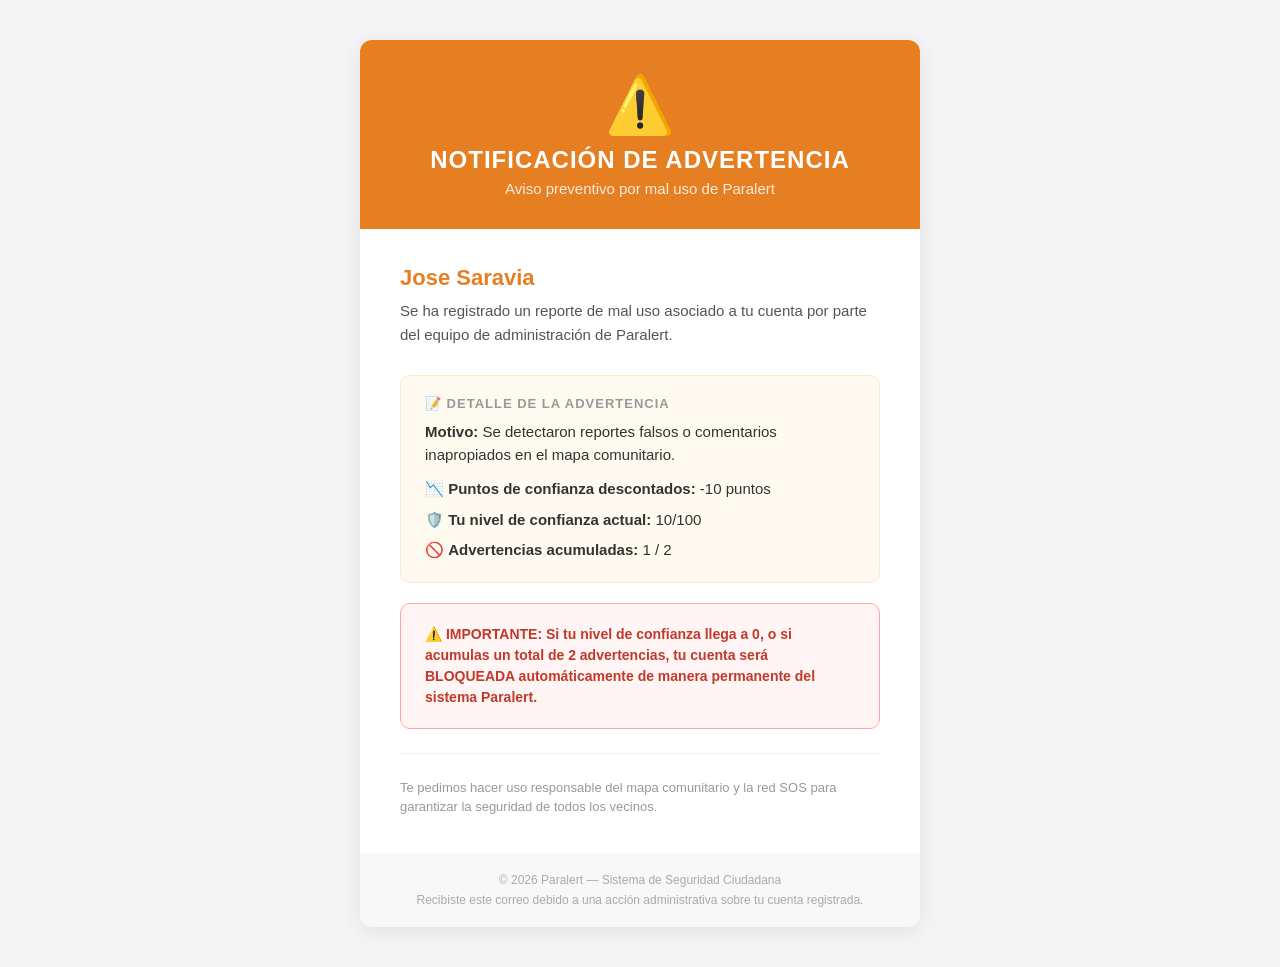
<file: src/main/resources/templates/emails/alerta-advertencia.html>
<!DOCTYPE html>
<html xmlns:th="http://www.thymeleaf.org" lang="es">
<head>
    <meta charset="UTF-8">
    <meta name="viewport" content="width=device-width, initial-scale=1.0">
    <title>⚠️ Advertencia por mal uso de la plataforma - Paralert</title>
    <style>
        * { margin: 0; padding: 0; box-sizing: border-box; }
        body { font-family: 'Segoe UI', Arial, sans-serif; background: #f4f4f4; }
        .container { max-width: 560px; margin: 40px auto; background: #fff; border-radius: 12px; overflow: hidden; box-shadow: 0 4px 20px rgba(0,0,0,0.08); }
        .header { background: #e67e22; padding: 32px; text-align: center; }
        .header-icon { font-size: 56px; margin-bottom: 8px; }
        .header h1 { color: #fff; font-size: 24px; font-weight: 800; letter-spacing: 1px; }
        .header p { color: rgba(255,255,255,0.85); font-size: 15px; margin-top: 6px; }
        .body { padding: 36px 40px; }
        .alert-name { font-size: 22px; font-weight: 700; color: #e67e22; margin-bottom: 8px; }
        .alert-desc { font-size: 15px; color: #555; line-height: 1.6; margin-bottom: 28px; }
        .info-block { background: #fffaf0; border: 1px solid #ffe8cc; border-radius: 10px; padding: 20px 24px; margin-bottom: 20px; }
        .info-block h3 { font-size: 13px; color: #999; letter-spacing: 1px; text-transform: uppercase; margin-bottom: 10px; }
        .info-block p { font-size: 15px; color: #333; line-height: 1.5; }
        .divider { border: none; border-top: 1px solid #eee; margin: 24px 0; }
        .footer-text { font-size: 13px; color: #999; line-height: 1.5; }
        .footer { background: #f8f8f8; padding: 20px 40px; text-align: center; font-size: 12px; color: #aaa; }
    </style>
</head>
<body>
<div class="container">
    <div class="header">
        <div class="header-icon">⚠️</div>
        <h1>NOTIFICACIÓN DE ADVERTENCIA</h1>
        <p>Aviso preventivo por mal uso de Paralert</p>
    </div>
    <div class="body">
        <p class="alert-name" th:text="${nombresUsuario}">Jose Saravia</p>
        <p class="alert-desc">Se ha registrado un reporte de mal uso asociado a tu cuenta por parte del equipo de administración de Paralert.</p>

        <div class="info-block">
            <h3>📝 Detalle de la Advertencia</h3>
            <p style="margin-bottom: 12px;"><strong>Motivo:</strong> <span th:text="${motivo}">Se detectaron reportes falsos o comentarios inapropiados en el mapa comunitario.</span></p>
            <p style="margin-bottom: 8px;">📉 <strong>Puntos de confianza descontados:</strong> -10 puntos</p>
            <p style="margin-bottom: 8px;">🛡️ <strong>Tu nivel de confianza actual:</strong> <span th:text="${nivelConfianza}">10</span>/100</p>
            <p>🚫 <strong>Advertencias acumuladas:</strong> <span th:text="${cantidadAdvertencias}">1</span> / 2</p>
        </div>

        <div class="info-block" style="background: #fff5f5; border-color: #fca5a5;">
            <p style="color: #c0392b; font-weight: 700; font-size: 14px;">
                ⚠️ IMPORTANTE: Si tu nivel de confianza llega a 0, o si acumulas un total de 2 advertencias, tu cuenta será BLOQUEADA automáticamente de manera permanente del sistema Paralert.
            </p>
        </div>

        <hr class="divider">

        <p class="footer-text">Te pedimos hacer uso responsable del mapa comunitario y la red SOS para garantizar la seguridad de todos los vecinos.</p>
    </div>
    <div class="footer">
        <p>© 2026 Paralert — Sistema de Seguridad Ciudadana</p>
        <p style="margin-top:6px;">Recibiste este correo debido a una acción administrativa sobre tu cuenta registrada.</p>
    </div>
</div>
</body>
</html>
</file>
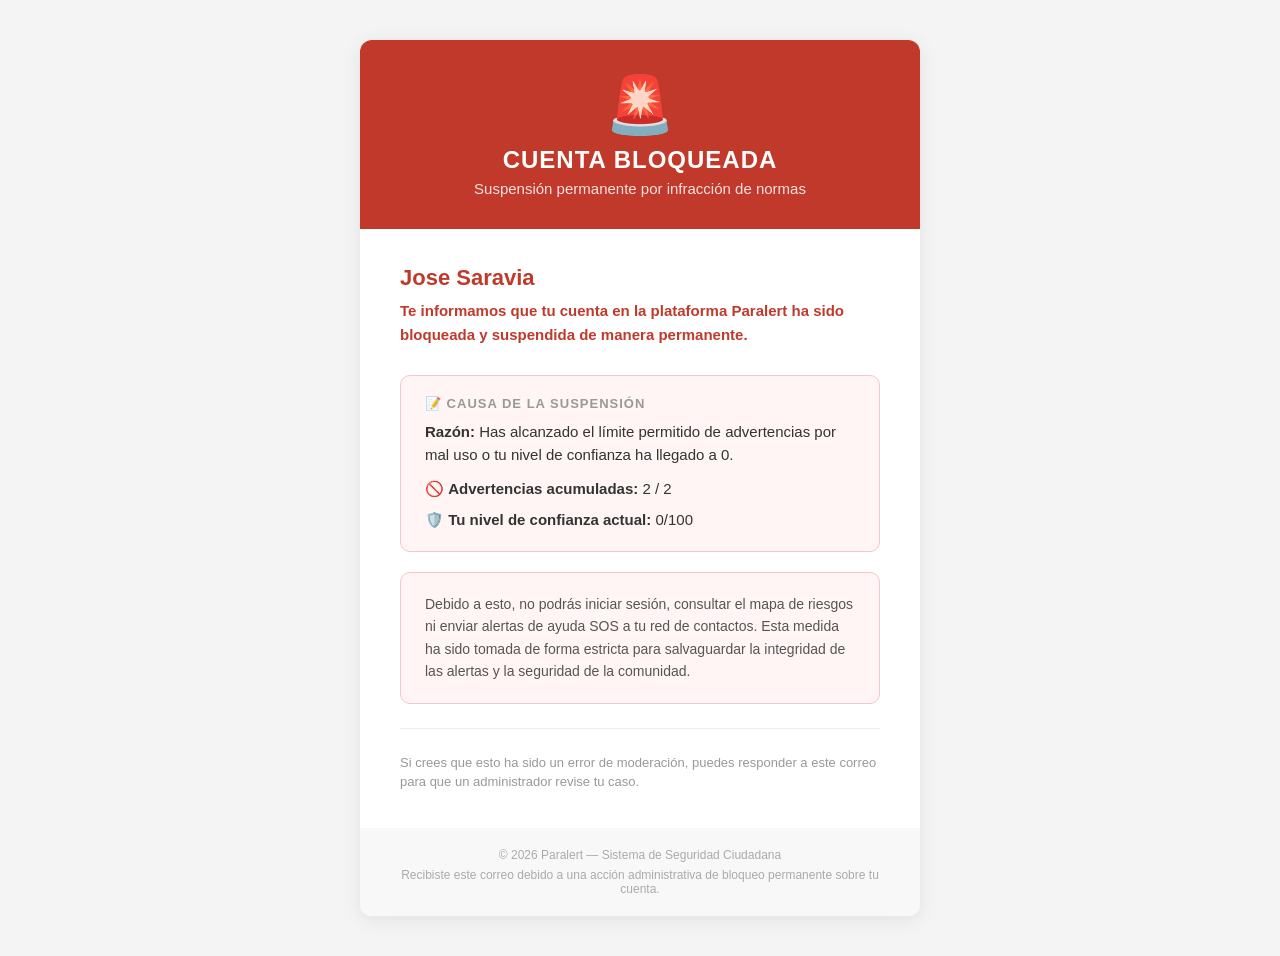
<file: src/main/resources/templates/emails/alerta-bloqueo.html>
<!DOCTYPE html>
<html xmlns:th="http://www.thymeleaf.org" lang="es">
<head>
    <meta charset="UTF-8">
    <meta name="viewport" content="width=device-width, initial-scale=1.0">
    <title>🚨 Cuenta suspendida de forma permanente - Paralert</title>
    <style>
        * { margin: 0; padding: 0; box-sizing: border-box; }
        body { font-family: 'Segoe UI', Arial, sans-serif; background: #f4f4f4; }
        .container { max-width: 560px; margin: 40px auto; background: #fff; border-radius: 12px; overflow: hidden; box-shadow: 0 4px 20px rgba(0,0,0,0.08); }
        .header { background: #c0392b; padding: 32px; text-align: center; }
        .header-icon { font-size: 56px; margin-bottom: 8px; }
        .header h1 { color: #fff; font-size: 24px; font-weight: 800; letter-spacing: 1px; }
        .header p { color: rgba(255,255,255,0.85); font-size: 15px; margin-top: 6px; }
        .body { padding: 36px 40px; }
        .alert-name { font-size: 22px; font-weight: 700; color: #c0392b; margin-bottom: 8px; }
        .alert-desc { font-size: 15px; color: #555; line-height: 1.6; margin-bottom: 28px; }
        .info-block { background: #fff5f5; border: 1px solid #f5c6cb; border-radius: 10px; padding: 20px 24px; margin-bottom: 20px; }
        .info-block h3 { font-size: 13px; color: #999; letter-spacing: 1px; text-transform: uppercase; margin-bottom: 10px; }
        .info-block p { font-size: 15px; color: #333; line-height: 1.5; }
        .divider { border: none; border-top: 1px solid #eee; margin: 24px 0; }
        .footer-text { font-size: 13px; color: #999; line-height: 1.5; }
        .footer { background: #f8f8f8; padding: 20px 40px; text-align: center; font-size: 12px; color: #aaa; }
    </style>
</head>
<body>
<div class="container">
    <div class="header">
        <div class="header-icon">🚨</div>
        <h1>CUENTA BLOQUEADA</h1>
        <p>Suspensión permanente por infracción de normas</p>
    </div>
    <div class="body">
        <p class="alert-name" th:text="${nombresUsuario}">Jose Saravia</p>
        <p class="alert-desc" style="color: #c0392b; font-weight: bold;">Te informamos que tu cuenta en la plataforma Paralert ha sido bloqueada y suspendida de manera permanente.</p>

        <div class="info-block">
            <h3>📝 Causa de la Suspensión</h3>
            <p style="margin-bottom: 12px;"><strong>Razón:</strong> <span th:text="${motivo}">Has alcanzado el límite permitido de advertencias por mal uso o tu nivel de confianza ha llegado a 0.</span></p>
            <p style="margin-bottom: 8px;">🚫 <strong>Advertencias acumuladas:</strong> <span th:text="${cantidadAdvertencias}">2</span> / 2</p>
            <p>🛡️ <strong>Tu nivel de confianza actual:</strong> <span th:text="${nivelConfianza}">0</span>/100</p>
        </div>

        <div class="info-block">
            <p style="font-size: 14px; color: #555; line-height: 1.6;">
                Debido a esto, no podrás iniciar sesión, consultar el mapa de riesgos ni enviar alertas de ayuda SOS a tu red de contactos. Esta medida ha sido tomada de forma estricta para salvaguardar la integridad de las alertas y la seguridad de la comunidad.
            </p>
        </div>

        <hr class="divider">

        <p class="footer-text">Si crees que esto ha sido un error de moderación, puedes responder a este correo para que un administrador revise tu caso.</p>
    </div>
    <div class="footer">
        <p>© 2026 Paralert — Sistema de Seguridad Ciudadana</p>
        <p style="margin-top:6px;">Recibiste este correo debido a una acción administrativa de bloqueo permanente sobre tu cuenta.</p>
    </div>
</div>
</body>
</html>
</file>
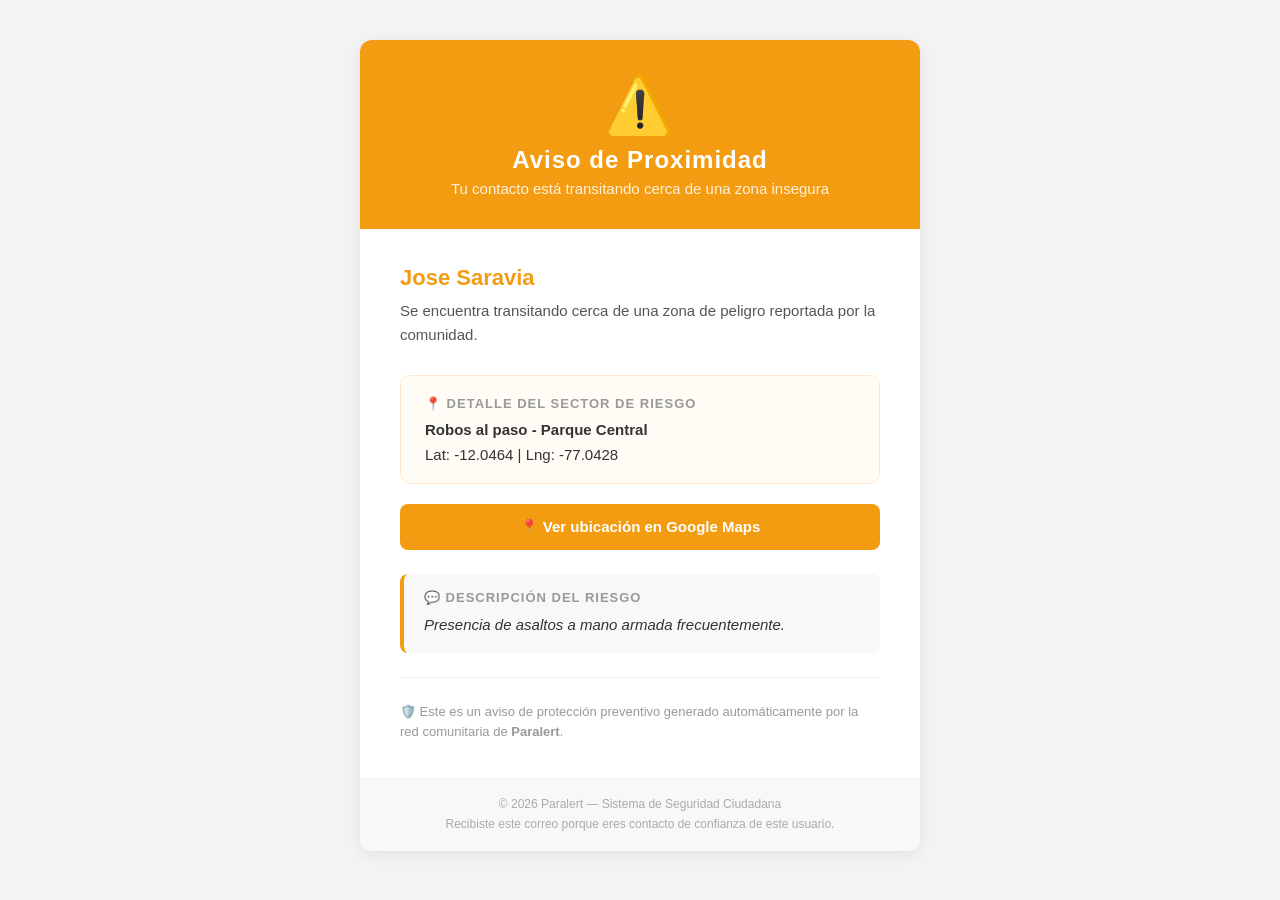
<file: src/main/resources/templates/emails/alerta-proximidad.html>
<!DOCTYPE html>
<html xmlns:th="http://www.thymeleaf.org" lang="es">
<head>
    <meta charset="UTF-8">
    <meta name="viewport" content="width=device-width, initial-scale=1.0">
    <title>Aviso de Proximidad de Riesgo - Paralert</title>
    <style>
        * { margin: 0; padding: 0; box-sizing: border-box; }
        body { font-family: 'Segoe UI', Arial, sans-serif; background: #f4f4f4; }
        .container { max-width: 560px; margin: 40px auto; background: #fff; border-radius: 12px; overflow: hidden; box-shadow: 0 4px 20px rgba(0,0,0,0.08); }
        .header { background: #f39c12; padding: 32px; text-align: center; }
        .header.alto { background: #c0392b; }
        .header-icon { font-size: 56px; margin-bottom: 8px; }
        .header h1 { color: #fff; font-size: 24px; font-weight: 800; letter-spacing: 1px; }
        .header p { color: rgba(255,255,255,0.85); font-size: 15px; margin-top: 6px; }
        .body { padding: 36px 40px; }
        .alert-name { font-size: 22px; font-weight: 700; color: #f39c12; margin-bottom: 8px; }
        .alert-name.alto { color: #c0392b; }
        .alert-desc { font-size: 15px; color: #555; line-height: 1.6; margin-bottom: 28px; }
        .info-block { background: #fffbf5; border: 1px solid #ffe8cc; border-radius: 10px; padding: 20px 24px; margin-bottom: 20px; }
        .info-block.alto { background: #fff5f5; border-color: #f5c6cb; }
        .info-block h3 { font-size: 13px; color: #999; letter-spacing: 1px; text-transform: uppercase; margin-bottom: 10px; }
        .info-block p { font-size: 15px; color: #333; }
        .location-btn { display: block; background: #f39c12; color: #fff; text-decoration: none; padding: 14px 28px; border-radius: 8px; font-size: 15px; font-weight: 600; text-align: center; margin: 8px 0 24px; }
        .location-btn.alto { background: #c0392b; }
        .message-block { background: #f8f8f8; border-left: 4px solid #f39c12; border-radius: 8px; padding: 16px 20px; margin-bottom: 24px; }
        .message-block.alto { border-left-color: #c0392b; }
        .message-block h3 { font-size: 13px; color: #999; letter-spacing: 1px; text-transform: uppercase; margin-bottom: 8px; }
        .message-block p { font-size: 15px; color: #333; font-style: italic; line-height: 1.6; }
        .divider { border: none; border-top: 1px solid #eee; margin: 24px 0; }
        .footer-text { font-size: 13px; color: #999; line-height: 1.5; }
        .footer { background: #f8f8f8; padding: 20px 40px; text-align: center; font-size: 12px; color: #aaa; }
    </style>
</head>
<body>
<div class="container">
    <!-- El fondo de cabecera cambia si es de nivel ALTO -->
    <div class="header" th:classappend="${#strings.equalsIgnoreCase(nivelRiesgo, 'ALTO')} ? 'alto'">
        <div class="header-icon" th:text="${#strings.equalsIgnoreCase(nivelRiesgo, 'ALTO')} ? '🚨' : '⚠️'">⚠️</div>
        <h1 th:text="${#strings.equalsIgnoreCase(nivelRiesgo, 'ALTO')} ? '⚠️ AVISO DE PELIGRO ALTO' : '⚠️ AVISO DE PELIGRO MEDIO'">Aviso de Proximidad</h1>
        <p>Tu contacto está transitando cerca de una zona insegura</p>
    </div>
    <div class="body">
        <p class="alert-name" th:classappend="${#strings.equalsIgnoreCase(nivelRiesgo, 'ALTO')} ? 'alto'" th:text="${nombresUsuario}">Jose Saravia</p>
        <p class="alert-desc" th:text="${#strings.equalsIgnoreCase(nivelRiesgo, 'ALTO')} 
            ? 'Ha ingresado en un sector marcado con ALTO riesgo. Te enviamos su ubicación preventiva en tiempo real.' 
            : 'Ha ingresado en un sector marcado con MEDIO riesgo. Te enviamos su ubicación preventiva en tiempo real.'">
            Se encuentra transitando cerca de una zona de peligro reportada por la comunidad.
        </p>

        <div class="info-block" th:classappend="${#strings.equalsIgnoreCase(nivelRiesgo, 'ALTO')} ? 'alto'">
            <h3>📍 Detalle del Sector de Riesgo</h3>
            <p style="font-weight: 700; margin-bottom: 8px;" th:text="${zonaNombre}">Robos al paso - Parque Central</p>
            <p>Lat: <span th:text="${latitud}">-12.0464</span> | Lng: <span th:text="${longitud}">-77.0428</span></p>
        </div>

        <a class="location-btn" th:classappend="${#strings.equalsIgnoreCase(nivelRiesgo, 'ALTO')} ? 'alto'" th:href="${urlMaps}" href="#">
            📍 Ver ubicación en Google Maps
        </a>

        <div class="message-block" th:classappend="${#strings.equalsIgnoreCase(nivelRiesgo, 'ALTO')} ? 'alto'">
            <h3>💬 Descripción del Riesgo</h3>
            <p th:text="${mensaje}">Presencia de asaltos a mano armada frecuentemente.</p>
        </div>

        <hr class="divider">

        <p class="footer-text">🛡️ Este es un aviso de protección preventivo generado automáticamente por la red comunitaria de <strong>Paralert</strong>.</p>
    </div>
    <div class="footer">
        <p>© 2026 Paralert — Sistema de Seguridad Ciudadana</p>
        <p style="margin-top:6px;">Recibiste este correo porque eres contacto de confianza de <span th:text="${nombresUsuario}">este usuario</span>.</p>
    </div>
</div>
</body>
</html>
</file>
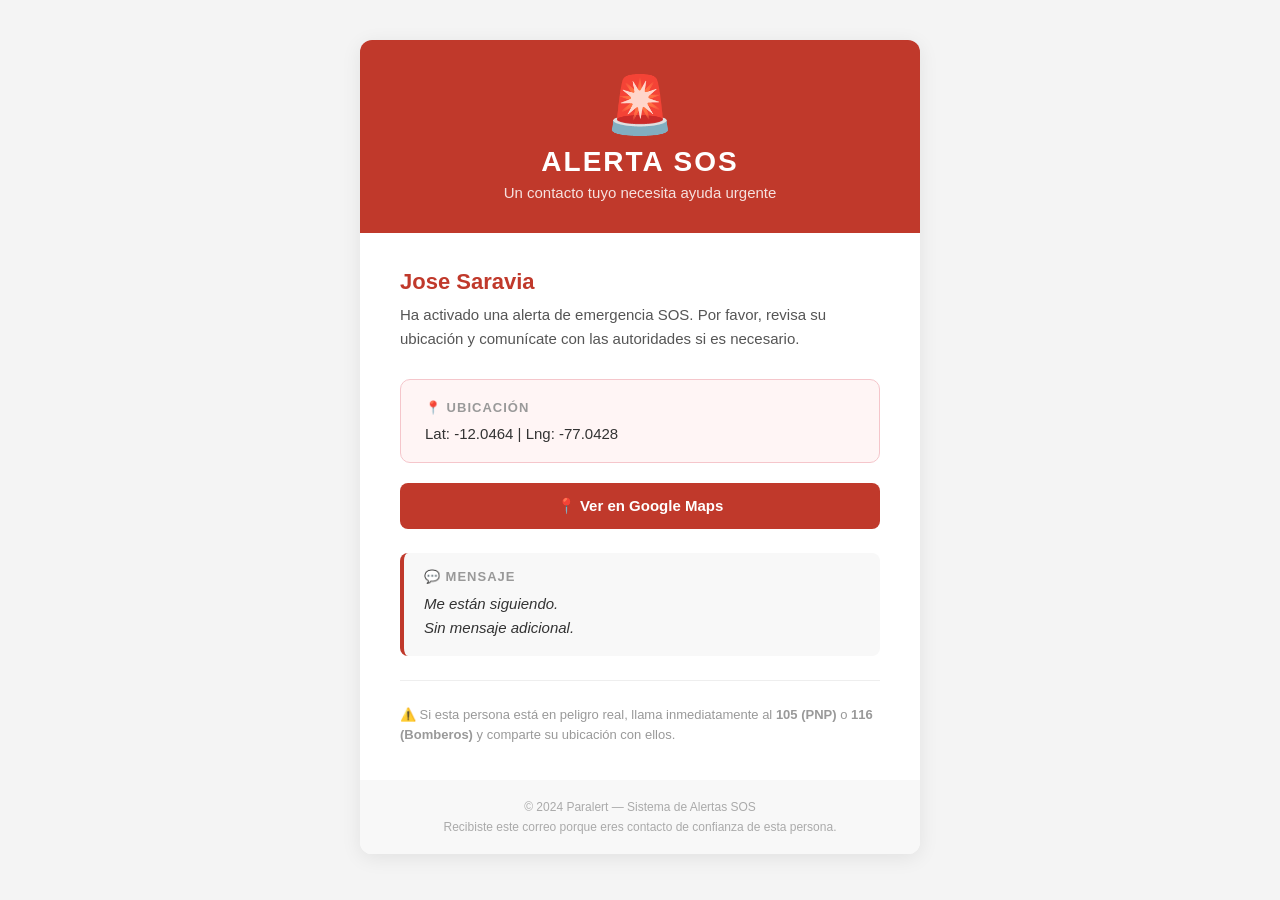
<file: src/main/resources/templates/emails/alerta-sos.html>
<!DOCTYPE html>
<html xmlns:th="http://www.thymeleaf.org" lang="es">
<head>
    <meta charset="UTF-8">
    <meta name="viewport" content="width=device-width, initial-scale=1.0">
    <title>ALERTA SOS - Paralert</title>
    <style>
        * { margin: 0; padding: 0; box-sizing: border-box; }
        body { font-family: 'Segoe UI', Arial, sans-serif; background: #f4f4f4; }
        .container { max-width: 560px; margin: 40px auto; background: #fff; border-radius: 12px; overflow: hidden; box-shadow: 0 4px 20px rgba(0,0,0,0.08); }
        .header { background: #c0392b; padding: 32px; text-align: center; }
        .header-icon { font-size: 56px; margin-bottom: 8px; }
        .header h1 { color: #fff; font-size: 28px; font-weight: 800; letter-spacing: 2px; }
        .header p { color: rgba(255,255,255,0.85); font-size: 15px; margin-top: 6px; }
        .body { padding: 36px 40px; }
        .alert-name { font-size: 22px; font-weight: 700; color: #c0392b; margin-bottom: 8px; }
        .alert-desc { font-size: 15px; color: #555; line-height: 1.6; margin-bottom: 28px; }
        .info-block { background: #fff5f5; border: 1px solid #f5c6cb; border-radius: 10px; padding: 20px 24px; margin-bottom: 20px; }
        .info-block h3 { font-size: 13px; color: #999; letter-spacing: 1px; text-transform: uppercase; margin-bottom: 10px; }
        .info-block p { font-size: 15px; color: #333; }
        .location-btn { display: block; background: #c0392b; color: #fff; text-decoration: none; padding: 14px 28px; border-radius: 8px; font-size: 15px; font-weight: 600; text-align: center; margin: 8px 0 24px; }
        .message-block { background: #f8f8f8; border-left: 4px solid #c0392b; border-radius: 8px; padding: 16px 20px; margin-bottom: 24px; }
        .message-block h3 { font-size: 13px; color: #999; letter-spacing: 1px; text-transform: uppercase; margin-bottom: 8px; }
        .message-block p { font-size: 15px; color: #333; font-style: italic; line-height: 1.6; }
        .no-message { color: #aaa; font-style: italic; }
        .divider { border: none; border-top: 1px solid #eee; margin: 24px 0; }
        .footer-text { font-size: 13px; color: #999; line-height: 1.5; }
        .footer { background: #f8f8f8; padding: 20px 40px; text-align: center; font-size: 12px; color: #aaa; }
    </style>
</head>
<body>
<div class="container">
    <div class="header">
        <div class="header-icon">🚨</div>
        <h1>ALERTA SOS</h1>
        <p>Un contacto tuyo necesita ayuda urgente</p>
    </div>
    <div class="body">
        <p class="alert-name" th:text="${nombresVictima}">Jose Saravia</p>
        <p class="alert-desc">Ha activado una alerta de emergencia SOS. Por favor, revisa su ubicación y comunícate con las autoridades si es necesario.</p>

        <div class="info-block">
            <h3>📍 Ubicación</h3>
            <p>Lat: <span th:text="${latitud}">-12.0464</span> | Lng: <span th:text="${longitud}">-77.0428</span></p>
        </div>

        <a class="location-btn" th:href="${urlMaps}" href="#">
            📍 Ver en Google Maps
        </a>

        <div class="message-block">
            <h3>💬 Mensaje</h3>
            <p th:if="${mensaje != null and !#strings.isEmpty(mensaje)}" th:text="${mensaje}">Me están siguiendo.</p>
            <p class="no-message" th:unless="${mensaje != null and !#strings.isEmpty(mensaje)}">Sin mensaje adicional.</p>
        </div>

        <hr class="divider">

        <p class="footer-text">⚠️ Si esta persona está en peligro real, llama inmediatamente al <strong>105 (PNP)</strong> o <strong>116 (Bomberos)</strong> y comparte su ubicación con ellos.</p>
    </div>
    <div class="footer">
        <p>© 2024 Paralert — Sistema de Alertas SOS</p>
        <p style="margin-top:6px;">Recibiste este correo porque eres contacto de confianza de <span th:text="${nombresVictima}">esta persona</span>.</p>
    </div>
</div>
</body>
</html>
</file>
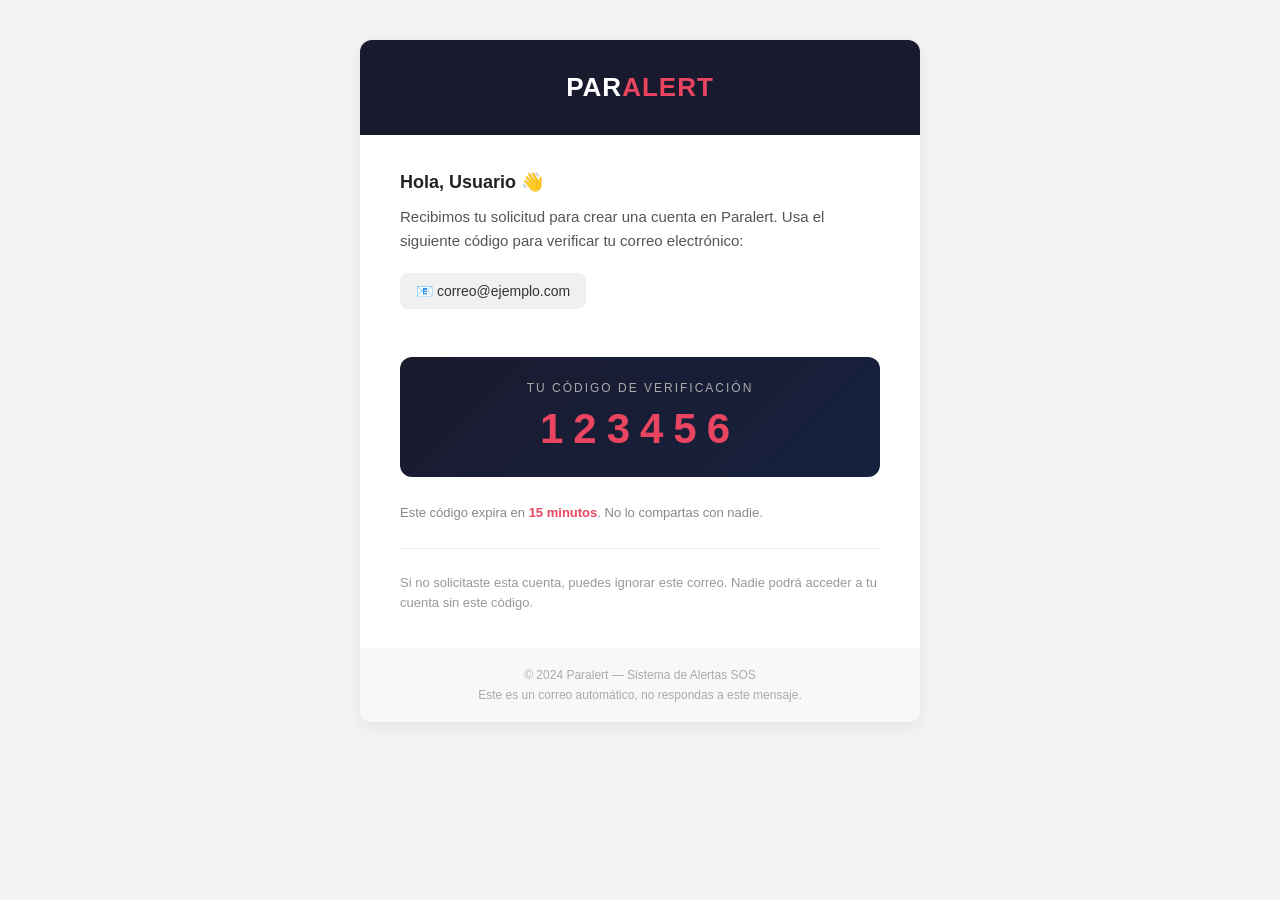
<file: src/main/resources/templates/emails/codigo-verificacion.html>
<!DOCTYPE html>
<html xmlns:th="http://www.thymeleaf.org" lang="es">
<head>
    <meta charset="UTF-8">
    <meta name="viewport" content="width=device-width, initial-scale=1.0">
    <title>Código de verificación - Paralert</title>
    <style>
        * { margin: 0; padding: 0; box-sizing: border-box; }
        body { font-family: 'Segoe UI', Arial, sans-serif; background: #f4f4f4; }
        .container { max-width: 560px; margin: 40px auto; background: #fff; border-radius: 12px; overflow: hidden; box-shadow: 0 4px 20px rgba(0,0,0,0.08); }
        .header { background: #1a1a2e; padding: 32px; text-align: center; }
        .header h1 { color: #fff; font-size: 26px; font-weight: 700; letter-spacing: 1px; }
        .header span { color: #e94560; }
        .body { padding: 36px 40px; }
        .greeting { font-size: 18px; color: #222; font-weight: 600; margin-bottom: 12px; }
        .text { font-size: 15px; color: #555; line-height: 1.6; margin-bottom: 20px; }
        .email-badge { background: #f0f0f0; border-radius: 8px; padding: 10px 16px; font-size: 14px; color: #333; margin-bottom: 28px; display: inline-block; }
        .code-box { background: linear-gradient(135deg, #1a1a2e, #16213e); border-radius: 12px; padding: 24px; text-align: center; margin: 20px 0 28px; }
        .code-label { font-size: 12px; color: #aaa; letter-spacing: 2px; text-transform: uppercase; margin-bottom: 10px; }
        .code { font-size: 42px; font-weight: 800; color: #e94560; letter-spacing: 10px; }
        .expire { font-size: 13px; color: #888; margin-bottom: 28px; }
        .expire strong { color: #e94560; }
        .divider { border: none; border-top: 1px solid #eee; margin: 24px 0; }
        .warning { font-size: 13px; color: #999; line-height: 1.5; }
        .footer { background: #f8f8f8; padding: 20px 40px; text-align: center; font-size: 12px; color: #aaa; }
        .footer a { color: #e94560; text-decoration: none; }
    </style>
</head>
<body>
<div class="container">
    <div class="header">
        <h1>PAR<span>ALERT</span></h1>
    </div>
    <div class="body">
        <p class="greeting">Hola, <span th:text="${nombres}">Usuario</span> 👋</p>
        <p class="text">Recibimos tu solicitud para crear una cuenta en Paralert. Usa el siguiente código para verificar tu correo electrónico:</p>
        <div class="email-badge">📧 <span th:text="${email}">correo@ejemplo.com</span></div>

        <div class="code-box">
            <p class="code-label">Tu código de verificación</p>
            <p class="code" th:text="${codigo}">123456</p>
        </div>

        <p class="expire">Este código expira en <strong>15 minutos</strong>. No lo compartas con nadie.</p>

        <hr class="divider">

        <p class="warning">Si no solicitaste esta cuenta, puedes ignorar este correo. Nadie podrá acceder a tu cuenta sin este código.</p>
    </div>
    <div class="footer">
        <p>© 2024 Paralert — Sistema de Alertas SOS</p>
        <p style="margin-top:6px;">Este es un correo automático, no respondas a este mensaje.</p>
    </div>
</div>
</body>
</html>
</file>
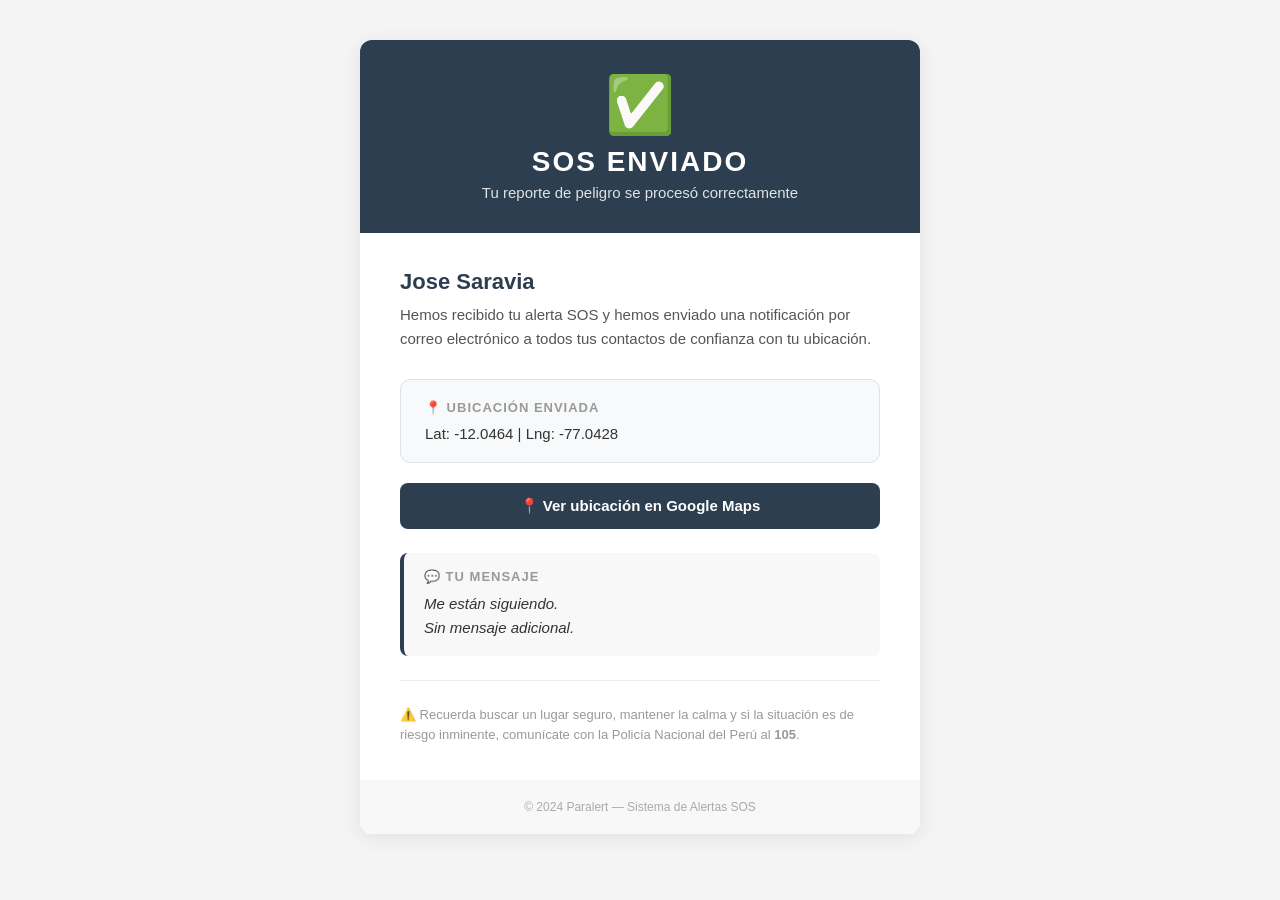
<file: src/main/resources/templates/emails/confirmacion-sos.html>
<!DOCTYPE html>
<html xmlns:th="http://www.thymeleaf.org" lang="es">
<head>
    <meta charset="UTF-8">
    <meta name="viewport" content="width=device-width, initial-scale=1.0">
    <title>SOS Enviado - Paralert</title>
    <style>
        * { margin: 0; padding: 0; box-sizing: border-box; }
        body { font-family: 'Segoe UI', Arial, sans-serif; background: #f4f4f4; }
        .container { max-width: 560px; margin: 40px auto; background: #fff; border-radius: 12px; overflow: hidden; box-shadow: 0 4px 20px rgba(0,0,0,0.08); }
        .header { background: #2c3e50; padding: 32px; text-align: center; }
        .header-icon { font-size: 56px; margin-bottom: 8px; }
        .header h1 { color: #fff; font-size: 28px; font-weight: 800; letter-spacing: 2px; }
        .header p { color: rgba(255,255,255,0.85); font-size: 15px; margin-top: 6px; }
        .body { padding: 36px 40px; }
        .alert-name { font-size: 22px; font-weight: 700; color: #2c3e50; margin-bottom: 8px; }
        .alert-desc { font-size: 15px; color: #555; line-height: 1.6; margin-bottom: 28px; }
        .info-block { background: #f8f9fa; border: 1px solid #dee2e6; border-radius: 10px; padding: 20px 24px; margin-bottom: 20px; }
        .info-block h3 { font-size: 13px; color: #999; letter-spacing: 1px; text-transform: uppercase; margin-bottom: 10px; }
        .info-block p { font-size: 15px; color: #333; }
        .location-btn { display: block; background: #2c3e50; color: #fff; text-decoration: none; padding: 14px 28px; border-radius: 8px; font-size: 15px; font-weight: 600; text-align: center; margin: 8px 0 24px; }
        .message-block { background: #f8f8f8; border-left: 4px solid #2c3e50; border-radius: 8px; padding: 16px 20px; margin-bottom: 24px; }
        .message-block h3 { font-size: 13px; color: #999; letter-spacing: 1px; text-transform: uppercase; margin-bottom: 8px; }
        .message-block p { font-size: 15px; color: #333; font-style: italic; line-height: 1.6; }
        .no-message { color: #aaa; font-style: italic; }
        .divider { border: none; border-top: 1px solid #eee; margin: 24px 0; }
        .footer-text { font-size: 13px; color: #999; line-height: 1.5; }
        .footer { background: #f8f8f8; padding: 20px 40px; text-align: center; font-size: 12px; color: #aaa; }
    </style>
</head>
<body>
<div class="container">
    <div class="header">
        <div class="header-icon">✅</div>
        <h1>SOS ENVIADO</h1>
        <p>Tu reporte de peligro se procesó correctamente</p>
    </div>
    <div class="body">
        <p class="alert-name" th:text="${nombresUsuario}">Jose Saravia</p>
        <p class="alert-desc">Hemos recibido tu alerta SOS y hemos enviado una notificación por correo electrónico a todos tus contactos de confianza con tu ubicación.</p>

        <div class="info-block">
            <h3>📍 Ubicación Enviada</h3>
            <p>Lat: <span th:text="${latitud}">-12.0464</span> | Lng: <span th:text="${longitud}">-77.0428</span></p>
        </div>

        <a class="location-btn" th:href="${urlMaps}" href="#">
            📍 Ver ubicación en Google Maps
        </a>

        <div class="message-block">
            <h3>💬 Tu Mensaje</h3>
            <p th:if="${mensaje != null and !#strings.isEmpty(mensaje)}" th:text="${mensaje}">Me están siguiendo.</p>
            <p class="no-message" th:unless="${mensaje != null and !#strings.isEmpty(mensaje)}">Sin mensaje adicional.</p>
        </div>

        <hr class="divider">

        <p class="footer-text">⚠️ Recuerda buscar un lugar seguro, mantener la calma y si la situación es de riesgo inminente, comunícate con la Policía Nacional del Perú al <strong>105</strong>.</p>
    </div>
    <div class="footer">
        <p>© 2024 Paralert — Sistema de Alertas SOS</p>
    </div>
</div>
</body>
</html>
</file>
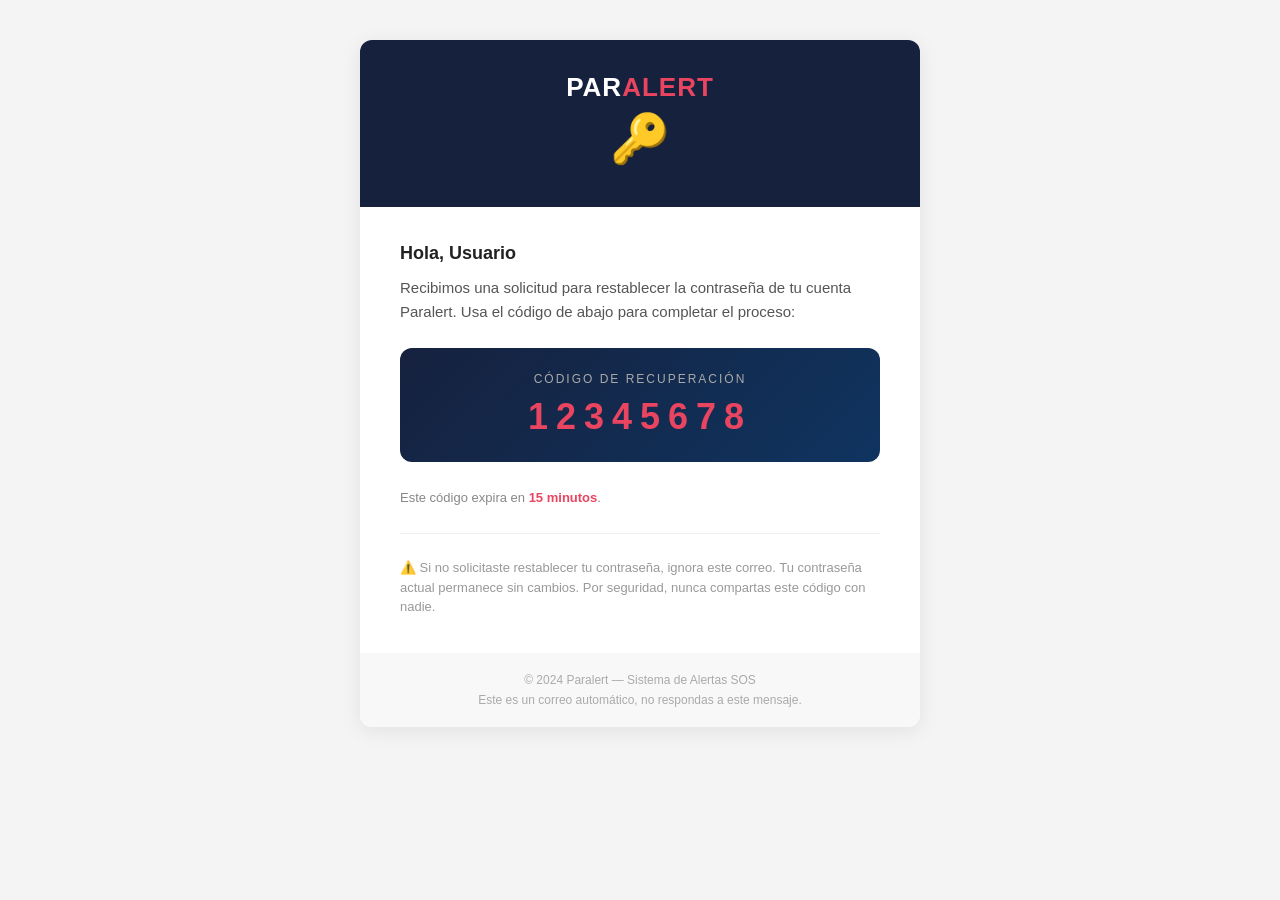
<file: src/main/resources/templates/emails/recuperar-password.html>
<!DOCTYPE html>
<html xmlns:th="http://www.thymeleaf.org" lang="es">
<head>
    <meta charset="UTF-8">
    <meta name="viewport" content="width=device-width, initial-scale=1.0">
    <title>Recuperar contraseña - Paralert</title>
    <style>
        * { margin: 0; padding: 0; box-sizing: border-box; }
        body { font-family: 'Segoe UI', Arial, sans-serif; background: #f4f4f4; }
        .container { max-width: 560px; margin: 40px auto; background: #fff; border-radius: 12px; overflow: hidden; box-shadow: 0 4px 20px rgba(0,0,0,0.08); }
        .header { background: #16213e; padding: 32px; text-align: center; }
        .header h1 { color: #fff; font-size: 26px; font-weight: 700; letter-spacing: 1px; }
        .header span { color: #e94560; }
        .icon { font-size: 48px; margin: 8px 0; }
        .body { padding: 36px 40px; }
        .greeting { font-size: 18px; color: #222; font-weight: 600; margin-bottom: 12px; }
        .text { font-size: 15px; color: #555; line-height: 1.6; margin-bottom: 24px; }
        .code-box { background: linear-gradient(135deg, #16213e, #0f3460); border-radius: 12px; padding: 24px; text-align: center; margin: 20px 0 28px; }
        .code-label { font-size: 12px; color: #aaa; letter-spacing: 2px; text-transform: uppercase; margin-bottom: 10px; }
        .code { font-size: 36px; font-weight: 800; color: #e94560; letter-spacing: 8px; }
        .expire { font-size: 13px; color: #888; margin-bottom: 28px; }
        .expire strong { color: #e94560; }
        .divider { border: none; border-top: 1px solid #eee; margin: 24px 0; }
        .warning { font-size: 13px; color: #999; line-height: 1.5; }
        .footer { background: #f8f8f8; padding: 20px 40px; text-align: center; font-size: 12px; color: #aaa; }
    </style>
</head>
<body>
<div class="container">
    <div class="header">
        <h1>PAR<span>ALERT</span></h1>
        <div class="icon">🔑</div>
    </div>
    <div class="body">
        <p class="greeting">Hola, <span th:text="${nombres}">Usuario</span></p>
        <p class="text">Recibimos una solicitud para restablecer la contraseña de tu cuenta Paralert. Usa el código de abajo para completar el proceso:</p>

        <div class="code-box">
            <p class="code-label">Código de recuperación</p>
            <p class="code" th:text="${codigo}">12345678</p>
        </div>

        <p class="expire">Este código expira en <strong>15 minutos</strong>.</p>

        <hr class="divider">

        <p class="warning">⚠️ Si no solicitaste restablecer tu contraseña, ignora este correo. Tu contraseña actual permanece sin cambios. Por seguridad, nunca compartas este código con nadie.</p>
    </div>
    <div class="footer">
        <p>© 2024 Paralert — Sistema de Alertas SOS</p>
        <p style="margin-top:6px;">Este es un correo automático, no respondas a este mensaje.</p>
    </div>
</div>
</body>
</html>
</file>
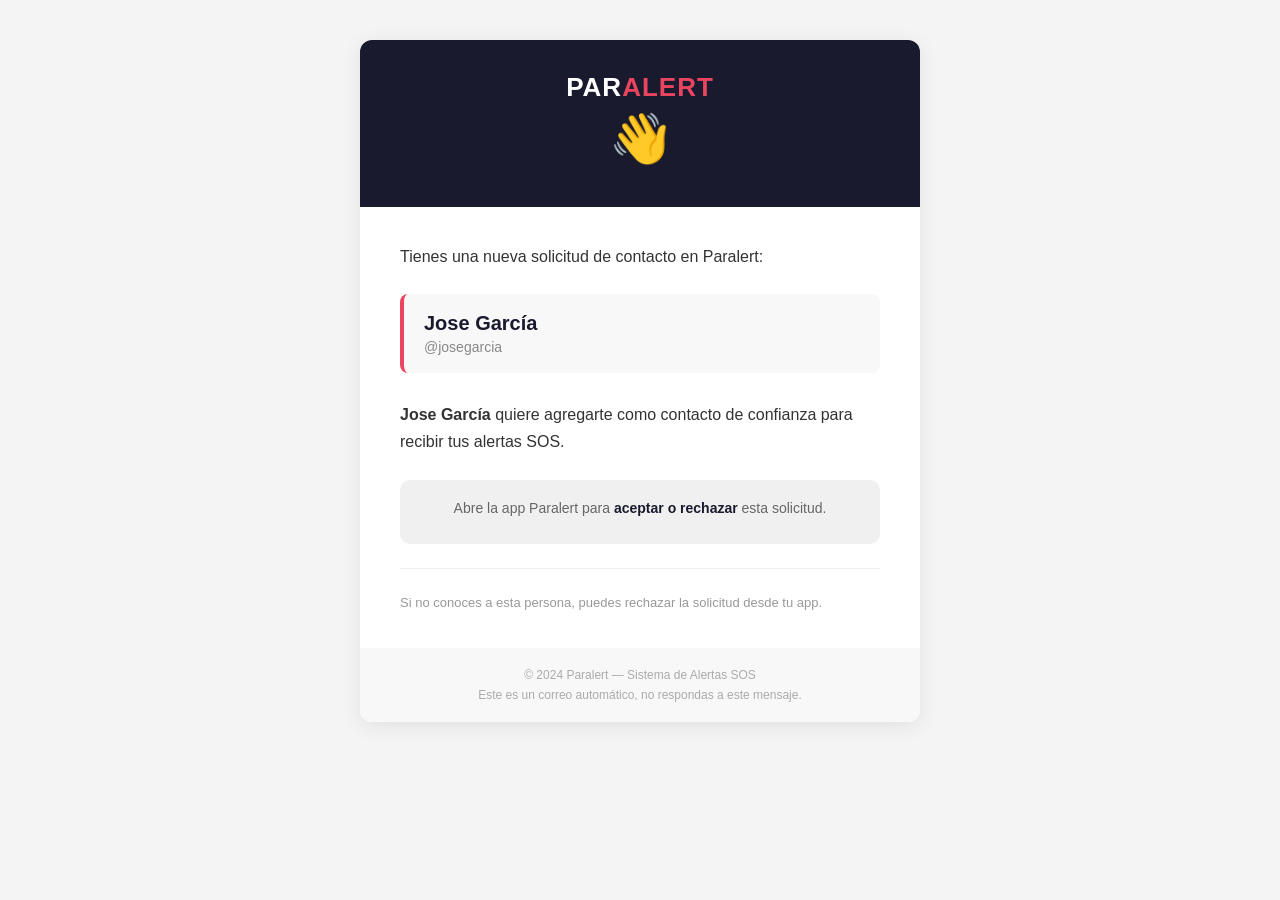
<file: src/main/resources/templates/emails/solicitud-contacto.html>
<!DOCTYPE html>
<html xmlns:th="http://www.thymeleaf.org" lang="es">
<head>
    <meta charset="UTF-8">
    <meta name="viewport" content="width=device-width, initial-scale=1.0">
    <title>Solicitud de contacto - Paralert</title>
    <style>
        * { margin: 0; padding: 0; box-sizing: border-box; }
        body { font-family: 'Segoe UI', Arial, sans-serif; background: #f4f4f4; }
        .container { max-width: 560px; margin: 40px auto; background: #fff; border-radius: 12px; overflow: hidden; box-shadow: 0 4px 20px rgba(0,0,0,0.08); }
        .header { background: #1a1a2e; padding: 32px; text-align: center; }
        .header h1 { color: #fff; font-size: 26px; font-weight: 700; letter-spacing: 1px; }
        .header span { color: #e94560; }
        .icon { font-size: 48px; margin: 8px 0; }
        .body { padding: 36px 40px; }
        .text { font-size: 16px; color: #333; line-height: 1.7; margin-bottom: 24px; }
        .user-card { background: #f8f8f8; border-left: 4px solid #e94560; border-radius: 8px; padding: 18px 20px; margin: 20px 0 28px; }
        .user-name { font-size: 20px; font-weight: 700; color: #1a1a2e; }
        .user-username { font-size: 14px; color: #888; margin-top: 4px; }
        .cta { background: #f0f0f0; border-radius: 10px; padding: 20px; text-align: center; margin: 20px 0; }
        .cta p { font-size: 14px; color: #666; margin-bottom: 8px; }
        .cta strong { color: #1a1a2e; }
        .divider { border: none; border-top: 1px solid #eee; margin: 24px 0; }
        .footer-text { font-size: 13px; color: #999; line-height: 1.5; }
        .footer { background: #f8f8f8; padding: 20px 40px; text-align: center; font-size: 12px; color: #aaa; }
    </style>
</head>
<body>
<div class="container">
    <div class="header">
        <h1>PAR<span>ALERT</span></h1>
        <div class="icon">👋</div>
    </div>
    <div class="body">
        <p class="text">Tienes una nueva solicitud de contacto en Paralert:</p>

        <div class="user-card">
            <p class="user-name" th:text="${nombresSolicitante}">Jose García</p>
            <p class="user-username">@<span th:text="${usernameSolicitante}">josegarcia</span></p>
        </div>

        <p class="text"><strong th:text="${nombresSolicitante}">Jose García</strong> quiere agregarte como contacto de confianza para recibir tus alertas SOS.</p>

        <div class="cta">
            <p>Abre la app Paralert para <strong>aceptar o rechazar</strong> esta solicitud.</p>
        </div>

        <hr class="divider">

        <p class="footer-text">Si no conoces a esta persona, puedes rechazar la solicitud desde tu app.</p>
    </div>
    <div class="footer">
        <p>© 2024 Paralert — Sistema de Alertas SOS</p>
        <p style="margin-top:6px;">Este es un correo automático, no respondas a este mensaje.</p>
    </div>
</div>
</body>
</html>
</file>
